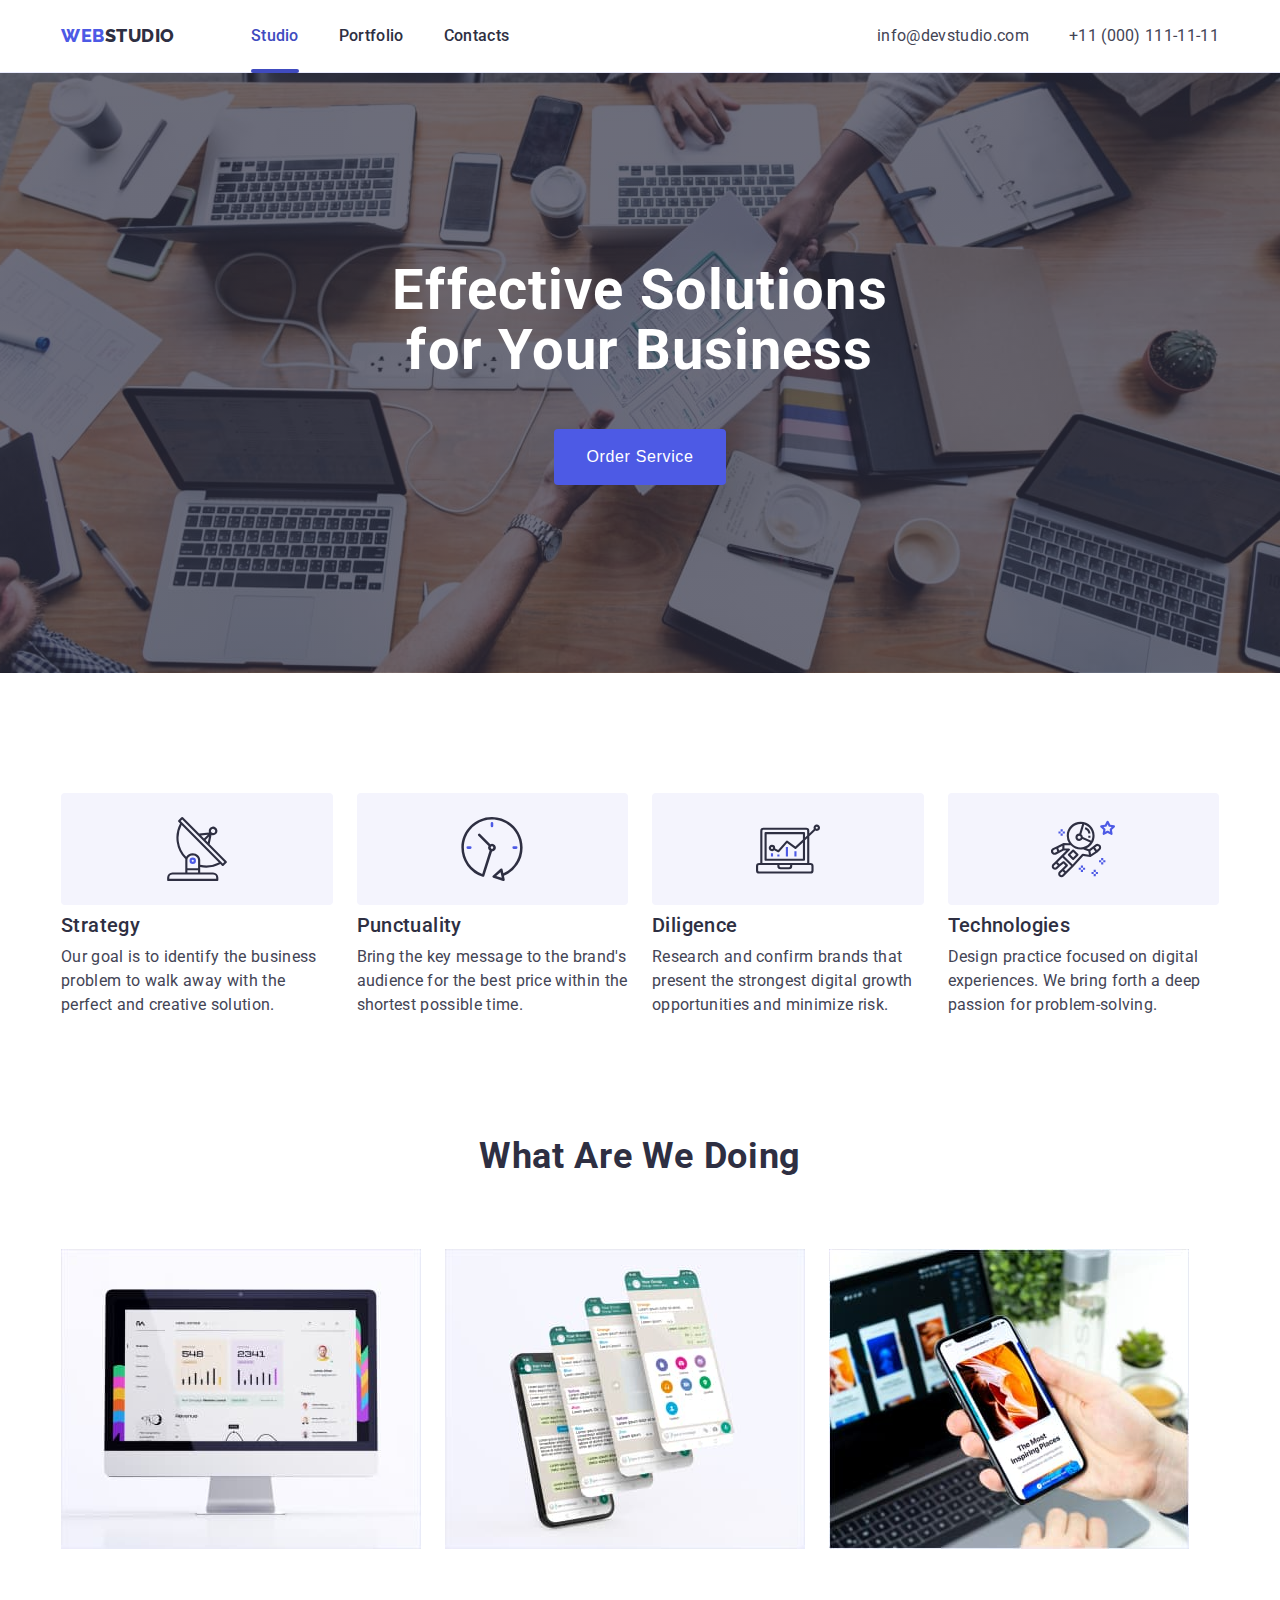
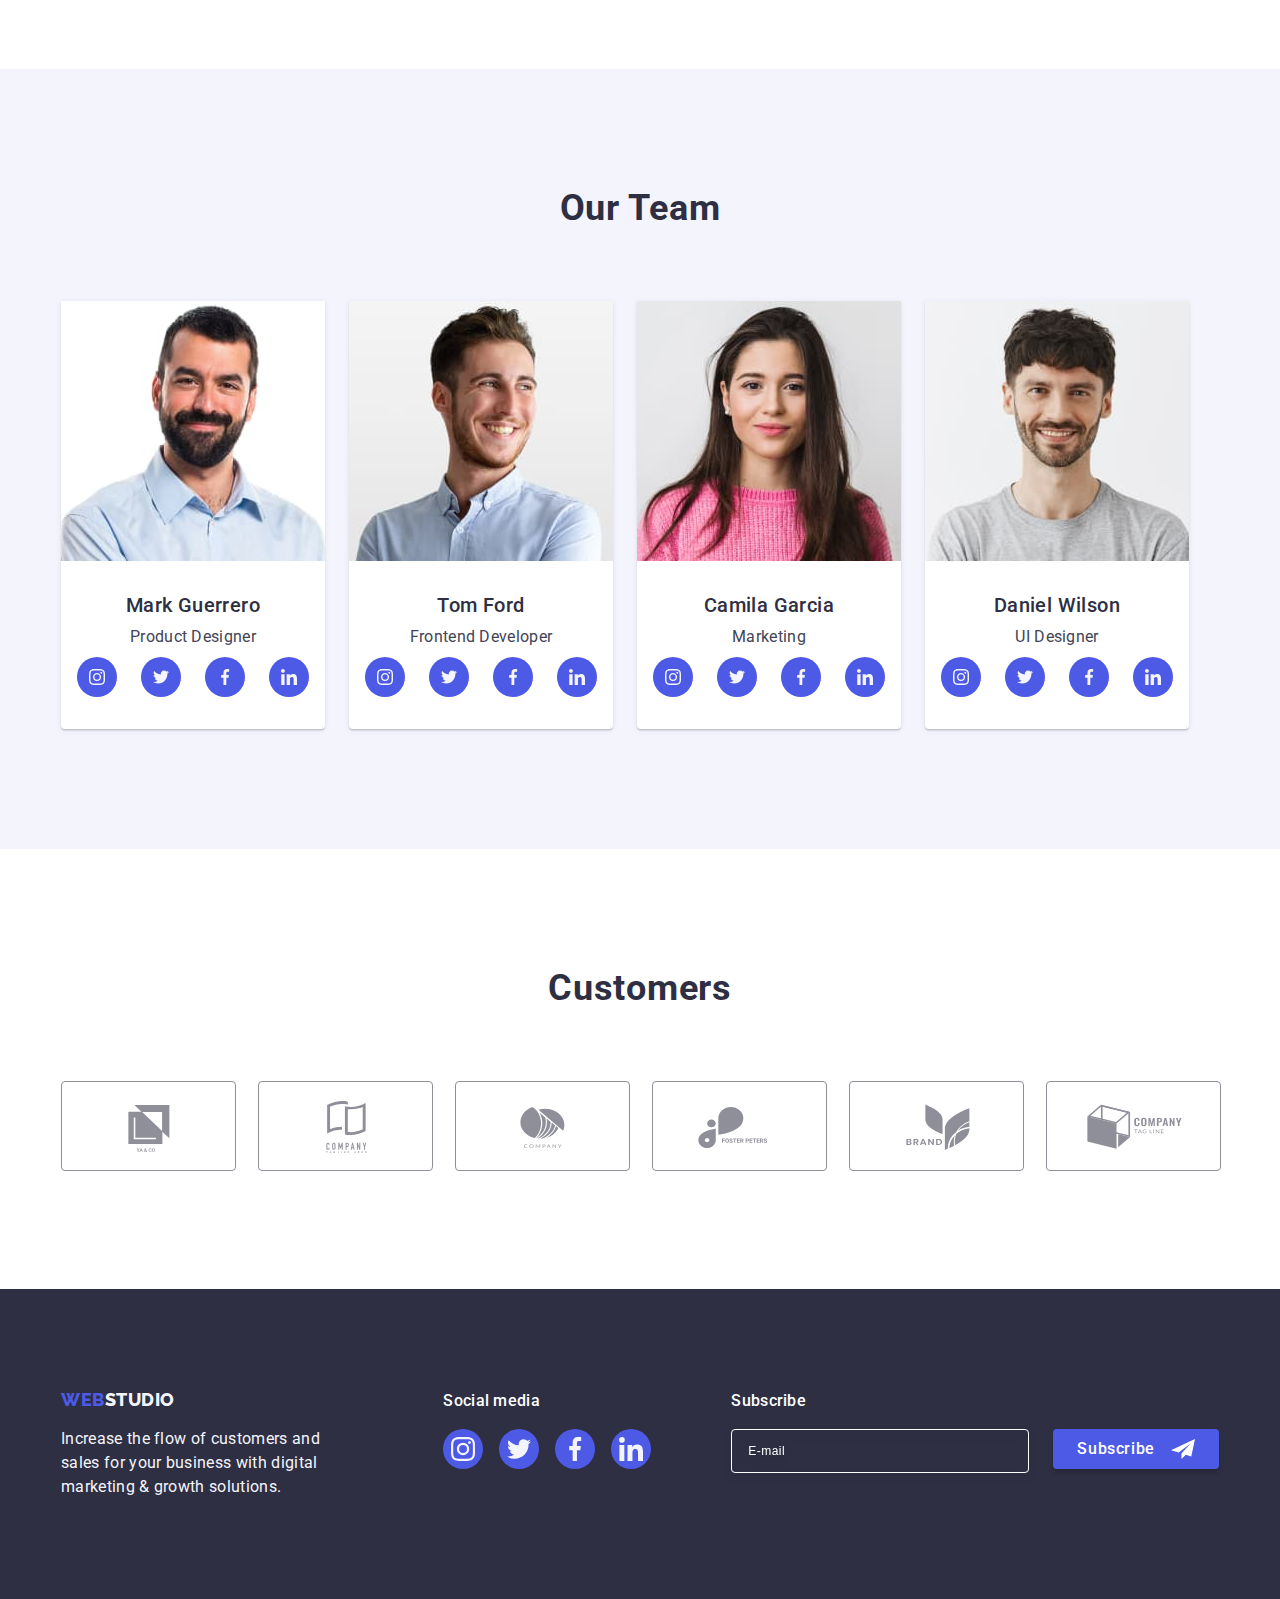
<file: index.html>
<!DOCTYPE html>
<html lang="en">
<head>
    <meta charset="UTF-8">
    <meta name="viewport" content="width=device-width, initial-scale=1.0">
    <link rel="stylesheet" href="https://cdnjs.cloudflare.com/ajax/libs/modern-normalize/2.0.0/modern-normalize.min.css" integrity="sha512-4xo8blKMVCiXpTaLzQSLSw3KFOVPWhm/TRtuPVc4WG6kUgjH6J03IBuG7JZPkcWMxJ5huwaBpOpnwYElP/m6wg==" crossorigin="anonymous" referrerpolicy="no-referrer" />
    <link rel="preconnect" href="https://fonts.googleapis.com">
   <link rel="preconnect" href="https://fonts.gstatic.com" crossorigin>
   <link href="https://fonts.googleapis.com/css2?family=Raleway:wght@800&family=Roboto:wght@400;500;700;900&display=swap" rel="stylesheet">
   <link rel="stylesheet" href="./css/styles.css">
    <title>WebStudio</title>
 </head>
 <body>

 <header class="header">
    <div class="container header-container">
    <nav class="menu-navigation">
    <a href="./index.html" class="header-logo link">WEB<span class="header-logo-studio link">Studio</span></a>
    
    <ul class="header-menu list">
          <li class="header-menu-item"><a  href="./index.html" class="header-menu link current">Studio
            
          </a></li>
          <li class="header-menu-item"><a  href="./portfolio.html" class="header-menu link ">Portfolio</a></li>
          <li class="header-menu-item"><a  href="" class="header-menu link ">Contacts</a></li>
        </ul>
    </nav>
    <address class="address">
        <ul class="header-address list">
        <li class="header-address-item"><a href="mailto:info@devstudio.com" class="header-address link">info@devstudio.com</a></li>
        <li class="header-address-item"><a href="tel:+110001111111" class="header-address link">+11 (000) 111-11-11</a></li>
        </ul>
    </address>
    </div>
 </header>
 <main>
<section class="main-section">
    <div class="container">
 <h1 class="main-title">Effective Solutions
for Your Business</h1>
<button class="one-button" type="button" data-modal-open>Order Service</button>
</div>
</section>
<section class="advantages-section">
    <div class="container">
    <h2 class="visually-hidden">Advantages</h2>
<ul class="advatanges list">
    <li class="advatanges-list-section">
        <div class="advantages-icon">
        <svg class="advntages-list-icon" width="64" height="64">
            <use href="./images/icons.svg#icon-antenna"></use>
            
        </svg>
        </div>
        
<h3 class="advantages-title">Strategy</h3>
<p class="advatanges-text">Our goal is to identify the business
problem to walk away with the perfect and creative solution.</p></li>
<li class="advatanges-list-section">
    <div class="advantages-icon">
        <svg class="advntages-list-icon" width="64" height="64">
            <use href="./images/icons.svg#icon-clock"></use>
            
        </svg>
        </div>
<h3 class="advantages-title">Punctuality</h3>
<p class="advatanges-text">Bring the key message to the brand's audience for the best price within the shortest possible time.</p>
</li>
<li class="advatanges-list-section">
    <div class="advantages-icon">
        <svg class="advntages-list-icon" width="64" height="64">
            <use href="./images/icons.svg#icon-diagram"></use>
            
        </svg>
        </div>
<h3 class="advantages-title">Diligence</h3>
<p class="advatanges-text">Research and confirm brands that present the strongest digital growth opportunities and minimize risk.</p>
</li>
<li class="advatanges-list-section">
    <div class="advantages-icon">
        <svg class="advntages-list-icon" width="64" height="64">
            <use href="./images/icons.svg#icon-astronaut"></use>
            
        </svg>
        </div>
<h3 class="advantages-title">Technologies</h3>
<p class="advatanges-text">Design practice focused on digital experiences. We bring forth a deep passion for problem-solving.</p>
</li>
</ul>
</div>
</section>
    <section class="activity-section">
        <div class="container">
        <h2 class="section-title">What Are We Doing</h2>
        <ul class="section-item list">
            <li class="section-images-list"><img src="./images/img-1.jpg" 
                 alt="Site"
                 width="360"
                 height="300">
                 </li>
            <li class="section-images-list"><img src="./images/img-2.jpg" 
                alt="Chat"
                width="360"
                 height="300"></li>
            <li class="section-images-list"><img src="./images/img-3.jpg"
                 alt="Mobile program"
                 width="360"
                 height="300"></li>
        </ul>
        </div>
    </section>
    <section class="team-section">
    <div class="container">
        <h2 class="team-title">Our Team</h2>
        <ul class="team-list list">
            <li class="team-list-section">
                <img src="./images/img-team-1.jpg" 
                alt="Product Designer"
                width="264"
                 height="260">
                 <div class="team-card-content ">
                <h3 class="team-subtitle">Mark Guerrero</h3>
                <p class="team-text">Product Designer</p>
                
                <ul class="social-list list">
                    
                    <li class="social-item">
                        <a class="social-link link" href="http://www.instagram.com" target="_blank">
                        <svg class="social-icon"  width="16" height="16">
                            <use href="./images/icons.svg#icon-instagram" > </use>
                        </svg>
                        </a>
                    </li>
                    <li class="social-item">
                        <a class="social-link link" href="http://www.twitter.com" target="_blank">
                        <svg class="social-icon"  width="16" height="16">
                            <use  href="./images/icons.svg#icon-twitter" > </use>
                        </svg>
                        </a>
                    </li>
                    <li class="social-item">
                        <a class="social-link link" href="http://www.facebook.com" target="_blank">
                        <svg class="social-icon"  width="16" height="16">
                            <use  href="./images/icons.svg#icon-facebook" > </use>
                        </svg>
                        </a>
                    </li>
                    <li class="social-item">
                        <a class="social-link link" href="http://www.linkedin.com" target="_blank">
                        <svg class="social-icon"  width="16" height="16">
                            <use  href="./images/icons.svg#icon-linkedin"> </use>
                        </svg>
                        </a>
                    </li>
                    
                </ul>
                
                 </div>
            </li>
            <li class="team-list-section">
                <img src="./images/img-team-2.jpg"
                 alt="Frontend Developer"
                  width="264"
                 height="260">
                 <div class="team-card-content ">
                <h3 class="team-subtitle">Tom Ford</h3>
                <p class="team-text">Frontend Developer</p>
                <ul class="social-list list">
                    
                    <li class="social-item">
                        <a class="social-link link" href="http://www.instagram.com" target="_blank">
                        <svg class="social-icon"  width="16" height="16">
                            <use href="./images/icons.svg#icon-instagram" > </use>
                        </svg>
                        </a>
                    </li>
                    <li class="social-item">
                        <a class="social-link link" href="http://www.twitter.com" target="_blank">
                        <svg class="social-icon"  width="16" height="16">
                            <use  href="./images/icons.svg#icon-twitter" > </use>
                        </svg>
                        </a>
                    </li>
                    <li class="social-item">
                        <a class="social-link link" href="http://www.facebook.com" target="_blank">
                        <svg class="social-icon"  width="16" height="16">
                            <use  href="./images/icons.svg#icon-facebook" > </use>
                        </svg>
                        </a>
                    </li>
                    <li class="social-item">
                        <a class="social-link link" href="http://www.linkedin.com" target="_blank">
                        <svg class="social-icon"  width="16" height="16">
                            <use  href="./images/icons.svg#icon-linkedin"> </use>
                        </svg>
                        </a>
                    </li>
                    
                </ul>
                </div>
            </li>
            <li class="team-list-section"><img src="./images/img-team-3.jpg"
                alt="Marketing"
                 width="264"
                 height="260">
                 <div class="team-card-content ">
                <h3 class="team-subtitle">Camila Garcia</h3>
                <p class="team-text">Marketing</p>
                <ul class="social-list list">
                    
                    <li class="social-item">
                        <a class="social-link link" href="http://www.instagram.com" target="_blank">
                        <svg class="social-icon"  width="16" height="16">
                            <use href="./images/icons.svg#icon-instagram" > </use>
                        </svg>
                        </a>
                    </li>
                    <li class="social-item">
                        <a class="social-link link" href="http://www.twitter.com" target="_blank">
                        <svg class="social-icon"  width="16" height="16">
                            <use  href="./images/icons.svg#icon-twitter" > </use>
                        </svg>
                        </a>
                    </li>
                    <li class="social-item">
                        <a class="social-link link" href="http://www.facebook.com" target="_blank">
                        <svg class="social-icon"  width="16" height="16">
                            <use  href="./images/icons.svg#icon-facebook" > </use>
                        </svg>
                        </a>
                    </li>
                    <li class="social-item">
                        <a class="social-link link" href="http://www.linkedin.com" target="_blank">
                        <svg class="social-icon"  width="16" height="16">
                            <use  href="./images/icons.svg#icon-linkedin"> </use>
                        </svg>
                        </a>
                    </li>
                    
                </ul>
                </div>
            </li>
            <li class="team-list-section">
                <img src="./images/img-team-4.jpg"
                 alt="UI Designer"
                  width="264"
                 height="260">
                <div class="team-card-content ">
                  <h3 class="team-subtitle">Daniel Wilson</h3>
                  <p class="team-text">UI Designer</p>
                  <ul class="social-list list">
                    
                    <li class="social-item">
                        <a class="social-link link" href="http://www.instagram.com" target="_blank">
                        <svg class="social-icon"  width="16" height="16">
                            <use href="./images/icons.svg#icon-instagram" > </use>
                        </svg>
                        </a>
                    </li>
                    <li class="social-item">
                        <a class="social-link link" href="http://www.twitter.com" target="_blank">
                        <svg class="social-icon"  width="16" height="16">
                            <use  href="./images/icons.svg#icon-twitter" > </use>
                        </svg>
                        </a>
                    </li>
                    <li class="social-item">
                        <a class="social-link link" href="http://www.facebook.com" target="_blank">
                        <svg class="social-icon"  width="16" height="16">
                            <use  href="./images/icons.svg#icon-facebook" > </use>
                        </svg>
                        </a>
                    </li>
                    <li class="social-item">
                        <a class="social-link link" href="http://www.linkedin.com" target="_blank">
                        <svg class="social-icon"  width="16" height="16">
                            <use  href="./images/icons.svg#icon-linkedin"> </use>
                        </svg>
                        </a>
                    </li>
                    
                 </ul>
                </div>
            </li>
        </ul>
    </div>
    </section>
    <section class="section-costumers">
        <div class="container">
        <h2 class="title-costumers">Customers</h2>
        <ul class="costumer-list">
            <li class="costumer-item list">
                <a class="costumer-link link" href="./index.html">
                    <svg class="costumer-icon" width="104" height="56">
                        <use href="./images/icons.svg#icon-logo-first"></use>
                    </svg>
                </a>
            </li>
            <li class="costumer-item list">
                <a class="costumer-link link" href="./index.html">
                    <svg class="costumer-icon" width="104" height="56">
                        <use href="./images/icons.svg#icon-logo"></use>
                    </svg>
                </a>
            </li>
            <li class="costumer-item list">
                <a class="costumer-link link" href="./index.html">
                    <svg class="costumer-icon" width="104" height="56">
                        <use href="./images/icons.svg#icon-logo-company"></use>
                    </svg>
                </a>
            </li>
            <li class="costumer-item list">
                <a class="costumer-link link" href="./index.html">
                    <svg class="costumer-icon" width="104" height="56">
                        <use href="./images/icons.svg#icon-logo-foster"></use>
                    </svg>
                </a>
            </li>
            <li class="costumer-item list">
                <a class="costumer-link link" href="./index.html">
                    <svg class="costumer-icon" width="104" height="56">
                        <use href="./images/icons.svg#icon-logo-brand"></use>
                    </svg>
                </a>
            </li>
            <li class="costumer-item list">
                <a class="costumer-link link" href="./index.html">
                    <svg class="costumer-icon" width="104" height="56">
                        <use href="./images/icons.svg#icon-logo-company-tag"></use>
                    </svg>
                </a>
            </li>
        </ul>
        </div>
    </section>
 </main>
<footer class="footer">  
    <div class="container container-footer">
        <div class="footer-left">
     <a href="./index.html" class="footer-logo link">WEB<span class="header-logo-studio-footer link">Studio</span></a>
     <p class="footer-text">Increase the flow of customers and sales for your business with digital marketing & growth solutions.</p>
        </div>
        <div class="footer-right">
          <p class="social-media-footer">Social media</p>
          <ul class="social-links-footer list">
            <li class="social-item-footer">
                <a class="link-footer link" href="http://www.instagram.com/" target="_blank" >
                    <svg class="footer-icon" width="24" height="24">
                        <use href="./images/icons.svg#icon-instagram" > </use>
                    </svg>
                </a>
            </li>
            <li class="social-item-footer">
                <a class="link-footer link" href="http://www.twitter.com/" target="_blank" >
                    <svg class="footer-icon" width="24" height="24">
                        <use  href="./images/icons.svg#icon-twitter" > </use>
                    </svg>
                </a>
            </li>
            <li class="social-item-footer">
                <a class="link-footer link" href="http://facebook.com/" target="_blank" >
                    <svg class="footer-icon" width="24" height="24">
                        <use  href="./images/icons.svg#icon-facebook" > </use>
                    </svg>
                </a>
                
            </li>
            <li class="social-item-footer">
                <a class="link-footer link" href="http://linkedin.com/" target="_blank" >
                    <svg class="footer-icon" width="24" height="24">
                        <use  href="./images/icons.svg#icon-linkedin"> </use>
                    </svg>
                </a>
            </li>
          </ul>
        </div>
        <div class="footer-form-content">
          <p class="footer-title">Subscribe</p>
          <form class="footer-form">
            <label aria-label="footer email input" class="footer-label">
              <input
                type="email"
                class="footer-input"
                name="footer-email"
                placeholder="E-mail"
              />
            </label>
            <button type="submit" class="footer-btn">
              Subscribe
              <svg class="footer-subscribe-icon" width="24" height="24">
                <use href="./images/icons.svg#icon-send"></use>
              </svg>
            </button>
          </form>
        </div>
    </div>
    </footer>
    <div class="backdrop is-hidden" data-modal>
      <div class="modal">
        <button class="close-button-modal" type="button" data-modal-close>
        <svg class="modal-button" width="8" height="8">
            <use href="./images/icons.svg#close-button"></use>
        </svg>
        </button>
        <p class="modal-title">Leave your contacts and we will call you back</p>
        <form class="modal-form">
          <div class="modal-field">
            <label for="user-name" class="modal-label">Name</label>
            <div class="modal-input-wrap">
              <input
                type="text"
                class="modal-input"
                name="user-name"
                id="user-name"
              />
              <svg class="modal-icon" width="18" height="24">
                <use href="./images/icons.svg#icon-person"></use>
              </svg>
            </div>
          </div>
          <div class="modal-field">
            <label for="user-tel" class="modal-label">Phone</label>
            <div class="modal-input-wrap">
              <input
                type="tel"
                class="modal-input"
                name="user-tel"
                id="user-tel"
              />
              <svg class="modal-icon" width="18" height="24">
                <use href="./images/icons.svg#icon-phone"></use>
              </svg>
            </div>
          </div>
          <div class="modal-field">
            <label for="user-email" class="modal-label">Email</label>
            <div class="modal-input-wrap">
              <input
                type="email"
                class="modal-input"
                name="user-email"
                id="user-email"
              />
              <svg class="modal-icon" width="18" height="24">
                <use href="./images/icons.svg#icon-email"></use>
              </svg>
            </div>
          </div>
          <div class="modal-field-comment">
            <label for="user-comment" class="modal-label">Comment</label>
            <textarea
              class="modal-comment"
              name="user-comment"
              id="user-comment"
              placeholder="Text input"
            ></textarea>
          </div>
          <div class="modal-field-privacy">
            <input
              type="checkbox"
              name="user-privacy"
              id="user-privacy"
              class="modal-check visually-hidden"
              value="true"
            />
            <label for="user-privacy" class="modal-check-text">
              <span class="modal-check-decoration">
                <svg class="modal-check-icon" width="10" height="8">
                  <use href="./images/icons.svg#icon-checkbox"></use>
                </svg>
              </span>
              I accept the terms and conditions of the
              <a href="" class="modal-check-link">Privacy Policy</a>
            </label>
          </div>
          <button type="submit" class="modal-button-send">Send</button>
        </form>
      </div>
    </div>
    <script src="./js/modal.js"></script>
</body>
</html>
</file>
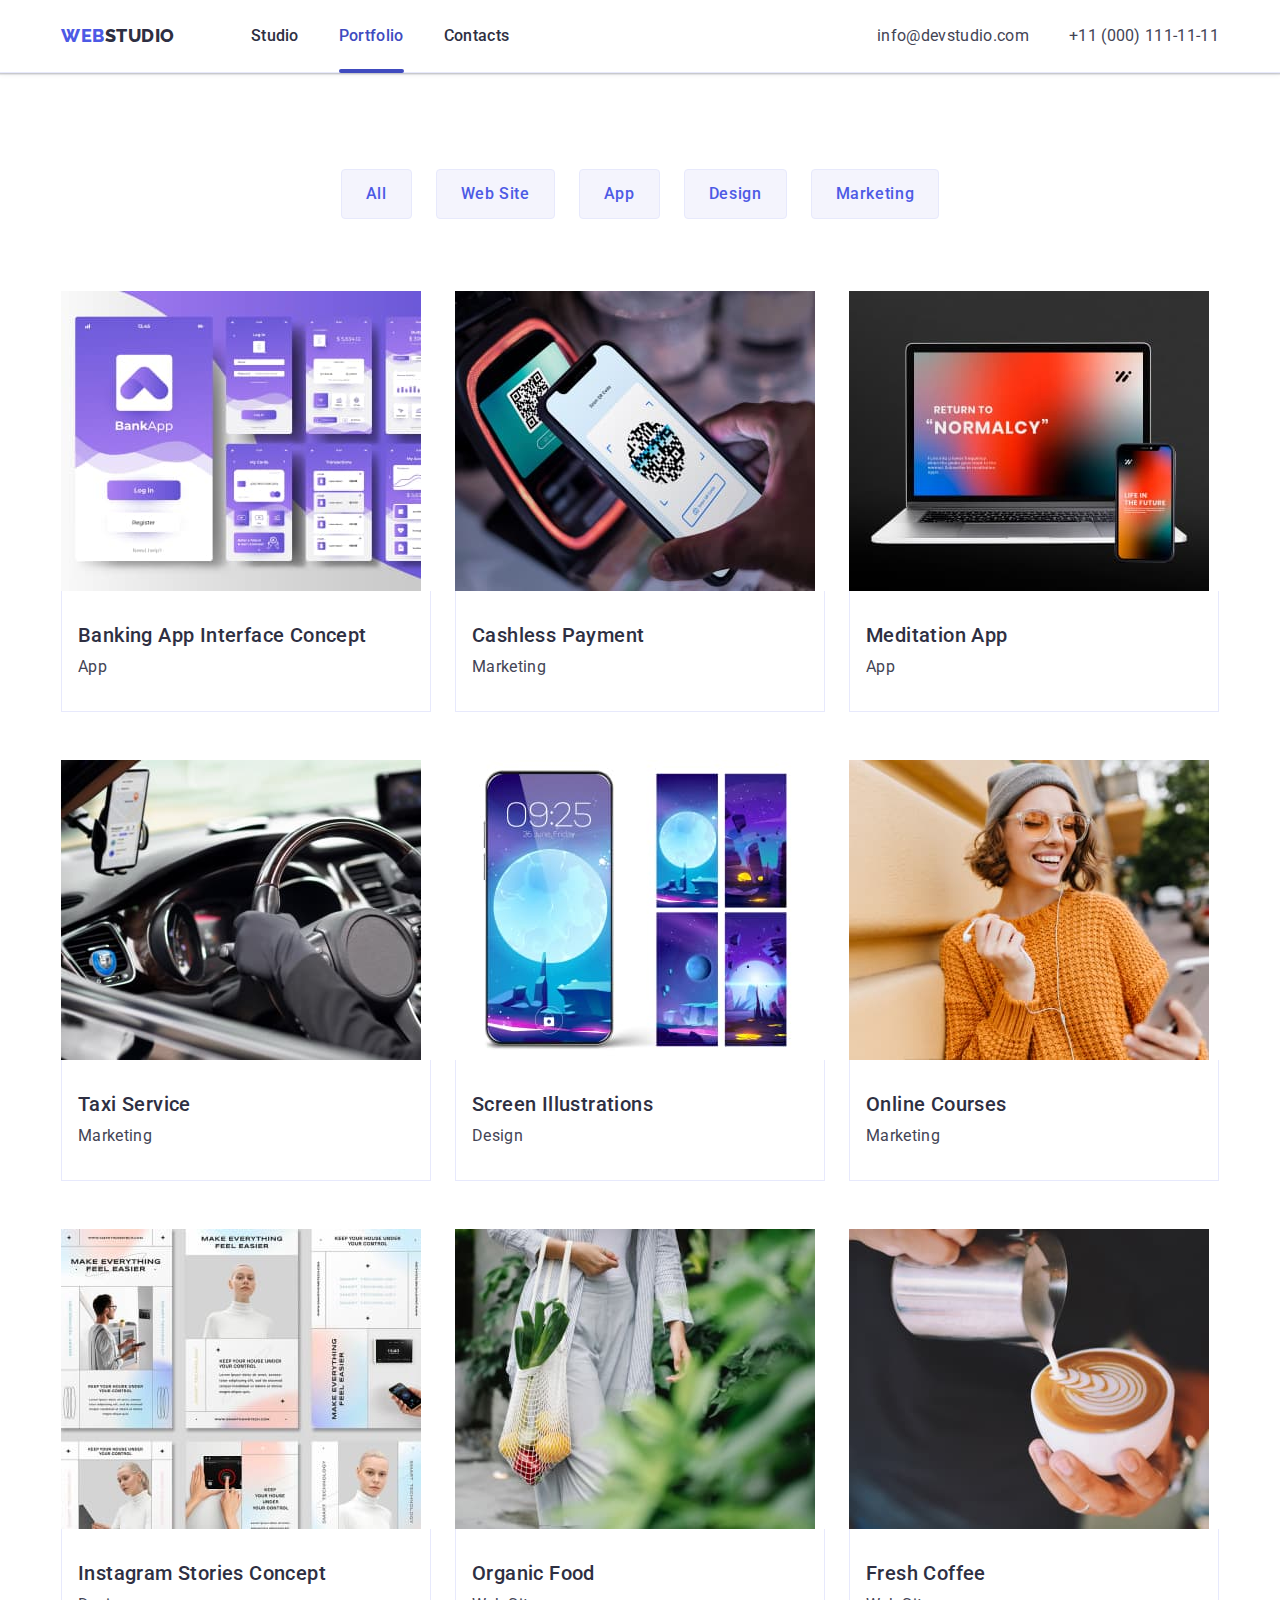
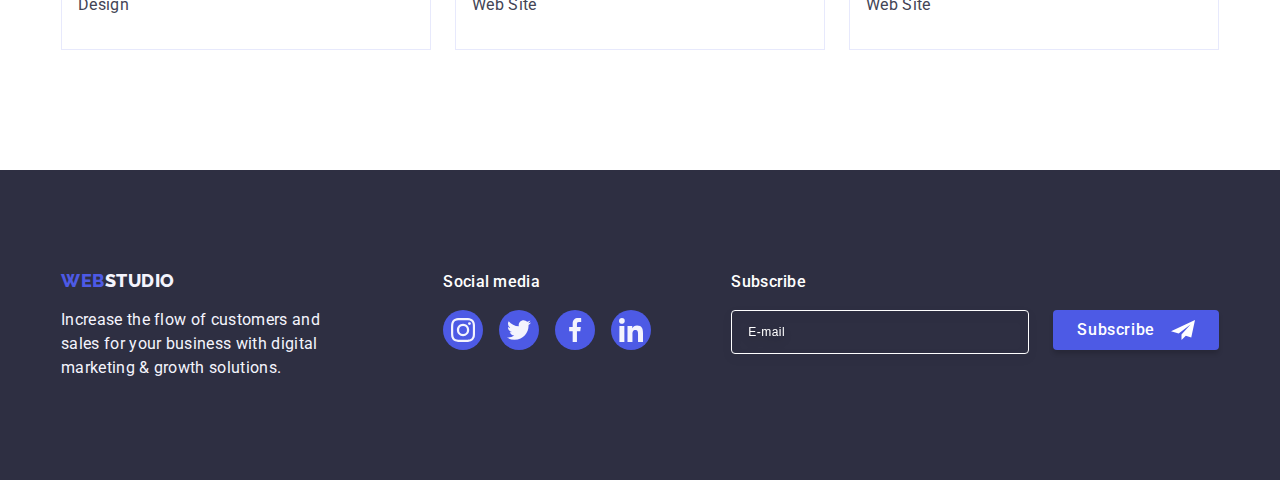
<file: portfolio.html>
<!DOCTYPE html>
<html lang="en">
<head>
    <meta charset="UTF-8">
    <meta name="viewport" content="width=device-width, initial-scale=1.0">
    <title>WebStudio</title>
    <link rel="stylesheet" href="https://cdnjs.cloudflare.com/ajax/libs/modern-normalize/2.0.0/modern-normalize.min.css" integrity="sha512-4xo8blKMVCiXpTaLzQSLSw3KFOVPWhm/TRtuPVc4WG6kUgjH6J03IBuG7JZPkcWMxJ5huwaBpOpnwYElP/m6wg==" crossorigin="anonymous" referrerpolicy="no-referrer" />
    <link rel="preconnect" href="https://fonts.googleapis.com">
   <link rel="preconnect" href="https://fonts.gstatic.com" crossorigin>
   <link href="https://fonts.googleapis.com/css2?family=Raleway:wght@800&family=Roboto:wght@400;500;700;900&display=swap" rel="stylesheet">
   <link rel="stylesheet" href="./css/styles.css">

 </head>
<body>
    <header class="header">
    <div class="container header-container">
    <nav class="menu-navigation">
    <a href="./index.html" class="header-logo link">WEB<span class="header-logo-studio link">Studio</span></a>
    
    <ul class="header-menu list">
          <li class="header-menu-item"><a href="./index.html" class="header-menu link ">Studio</a></li>
          <li class="header-menu-item"><a  href="./portfolio.html" class="header-menu link current  ">Portfolio</a></li>
          <li class="header-menu-item"><a  href="" class="header-menu link ">Contacts</a></li>
        </ul>
    </nav>
    <address class="address">
        <ul class="header-address list">
        <li class="header-address-item"><a href="mailto:info@devstudio.com" class="header-address link">info@devstudio.com</a></li>
        <li class="header-address-item"><a href="tel:+110001111111" class="header-address link">+11 (000) 111-11-11</a></li>
        </ul>
    </address>
    </div>
 </header>
    <main>
        <section class="portfolio-section">
            <div class="container">    <h1 class="visually-hidden">buttons</h1>
        <ul class="section-button-list list">
            <li class="button-item"><button class="button-all" type="button">All</button></li>
            <li class="button-item"><button class="button-all" type="button">Web Site</button></li>
            <li class="button-item"><button class="button-all" type="button">App</button></li>
            <li class="button-item"><button class="button-all" type="button">Design</button></li>
            <li class="button-item"><button class="button-all" type="button">Marketing</button></li>
        </ul>  
          
            <ul class="portfolio-list list">
                <li class="portfolio-section-item">
                    
                    <a class="portfolio-section-link link" href="">
                        <div class="portfolio-wrap">
                    <img src="./images/img-banking.jpg" 
                    alt="Banking"
                    width="360"
                    height="300">
                    <p class="text-overlay">
                        14 Stylish and User-Friendly App Design Concepts · Task Manager App · Calorie Tracker App · Exotic Fruit Ecommerce App · Cloud Storage App
                    </p>
                    </div> 
                    <div class="portfolio-section-text">
                    <h2 class="section-picture-title">Banking App Interface Concept</h2>
                    <p class="section-picture-text">App</p>
                    </div>
                    </a>
                </li>
                <li class="portfolio-section-item">
                    
                    <a class="portfolio-section-link link" href="">
                        <div class="portfolio-wrap">
                    <img src="./images/img-cashless.jpg"
                     alt="Cashless"
                     width="360"
                     height="300">
                     <p class="text-overlay">
                        14 Stylish and User-Friendly App Design Concepts · Task Manager App · Calorie Tracker App · Exotic Fruit Ecommerce App · Cloud Storage App
                     </p>
                     </div>
                     <div class="portfolio-section-text">
                     <h2 class="section-picture-title">Cashless Payment</h2>
                    <p class="section-picture-text">Marketing</p>
                    </div>
                    </a>
                </li>
                <li class="portfolio-section-item">
                    
                    <a class="portfolio-section-link link" href="">
                        <div class="portfolio-wrap">
                <img src="./images/img-meditation.jpg" 
                    alt="Meditation"
                    width="360"
                    height="300">
                    <p class="text-overlay">14 Stylish and User-Friendly App Design Concepts · Task Manager App · Calorie Tracker App · Exotic Fruit Ecommerce App · Cloud Storage App

                    </p>

                   
                    </div>
                    <div class="portfolio-section-text">
                    <h2 class="section-picture-title">Meditation App</h2>
                    <p class="section-picture-text">App</p>
                    </div>
                    </a>
                </li>
                <li class="portfolio-section-item">
                    
                    <a class="portfolio-section-link link" href="">
                        <div class="portfolio-wrap">
                <img src="./images/img-taxi.jpg" 
                    alt="Taxi"
                    width="360"
                    height="300">
                    <p class="text-overlay">
                        14 Stylish and User-Friendly App Design Concepts · Task Manager App · Calorie Tracker App · Exotic Fruit Ecommerce App · Cloud Storage App
                    </p>
                    </div>
                    <div class="portfolio-section-text">
                    <h2 class="section-picture-title">Taxi Service</h2>
                    <p class="section-picture-text">Marketing</p>
                    </div>
                    </a>
                </li>
                <li class="portfolio-section-item">
                    
                    <a class="portfolio-section-link link" href="">
                        <div class="portfolio-wrap">
               <img src="./images/img-screen.jpg" 
                    alt="Screen"
                    width="360"
                    height="300">
                    <p class="text-overlay">
                        14 Stylish and User-Friendly App Design Concepts · Task Manager App · Calorie Tracker App · Exotic Fruit Ecommerce App · Cloud Storage App
                    </p>
                    </div>
                    <div class="portfolio-section-text">
                    <h2 class="section-picture-title" >Screen Illustrations</h2>
                    <p class="section-picture-text">Design</p>
                    </div>
                    </a>
                </li>
                <li class="portfolio-section-item">
                    
                    <a class="portfolio-section-link link" href="">
                        <div class="portfolio-wrap">
                <img src="./images/img-online.jpg" 
                    alt="Online"
                    width="360"
                    height="300">
                    <p class="text-overlay">
                        14 Stylish and User-Friendly App Design Concepts · Task Manager App · Calorie Tracker App · Exotic Fruit Ecommerce App · Cloud Storage App
                    </p>
                    </div>
                    <div class="portfolio-section-text">
                    <h2 class="section-picture-title">Online Courses</h2>
                    <p class="section-picture-text">Marketing</p>
                    </div>
                    </a>
                </li>
                <li class="portfolio-section-item">
                    
                    <a class="portfolio-section-link link" href="">
                        <div class="portfolio-wrap">
                <img src="./images/img-instagram.jpg" 
                    alt="Instagram"
                    width="360"
                    height="300">
                    <p class="text-overlay">
                        14 Stylish and User-Friendly App Design Concepts · Task Manager App · Calorie Tracker App · Exotic Fruit Ecommerce App · Cloud Storage App
                    </p>
                    </div>
                    <div class="portfolio-section-text">
                    <h2 class="section-picture-title">Instagram Stories Concept</h2>
                    <p class="section-picture-text">Design</p>
                    </div>
                    </a>
                </li>
                <li class="portfolio-section-item">
                    
                    <a class="portfolio-section-link link" href="">
                        <div class="portfolio-wrap">
                <img src="./images/img-organic.jpg" 
                    alt="Organic"
                    width="360"
                    height="300">
                    <p class="text-overlay">
                        14 Stylish and User-Friendly App Design Concepts · Task Manager App · Calorie Tracker App · Exotic Fruit Ecommerce App · Cloud Storage App
                    </p>
                    </div>
                    <div class="portfolio-section-text">
                    <h2 class="section-picture-title">Organic Food</h2>
                    <p class="section-picture-text">Web Site</p>
                    </div>
                    </a>
                </li>
                <li class="portfolio-section-item">
                    
                    <a class="portfolio-section-link link" href="">
                        <div class="portfolio-wrap">
                <img src="./images/img-coffe.jpg" 
                    alt="Coffe"
                    width="360"
                    height="300">
                    <p class="text-overlay">
                        14 Stylish and User-Friendly App Design Concepts · Task Manager App · Calorie Tracker App · Exotic Fruit Ecommerce App · Cloud Storage App
                    </p>
                    </div>
                    <div class="portfolio-section-text">
                    <h2 class="section-picture-title">Fresh Coffee</h2>
                    <p class="section-picture-text">Web Site</p>
                    </div>
                    </a>
                </li>
                
             </ul>
            </div>
       </section>  
    </main>
   <footer class="footer">  
    <div class="container container-footer">
        <div class="footer-left">
     <a href="./index.html" class="footer-logo link">WEB<span class="header-logo-studio-footer link">Studio</span></a>
     <p class="footer-text">Increase the flow of customers and sales for your business with digital marketing & growth solutions.</p>
        </div>
        <div class="footer-right">
          <p class="social-media-footer">Social media</p>
          <ul class="social-links-footer list">
            <li class="social-item-footer">
                <a class="link-footer link" href="http://www.instagram.com/" target="_blank" >
                    <svg class="footer-icon" width="24" height="24">
                        <use href="./images/icons.svg#icon-instagram" > </use>
                    </svg>
                </a>
            </li>
            <li class="social-item-footer">
                <a class="link-footer link" href="http://www.twitter.com/" target="_blank" >
                    <svg class="footer-icon" width="24" height="24">
                        <use  href="./images/icons.svg#icon-twitter" > </use>
                    </svg>
                </a>
            </li>
            <li class="social-item-footer">
                <a class="link-footer link" href="http://facebook.com/" target="_blank" >
                    <svg class="footer-icon" width="24" height="24">
                        <use  href="./images/icons.svg#icon-facebook" > </use>
                    </svg>
                </a>
                
            </li>
            <li class="social-item-footer">
                <a class="link-footer link" href="http://linkedin.com/" target="_blank" >
                    <svg class="footer-icon" width="24" height="24">
                        <use  href="./images/icons.svg#icon-linkedin"> </use>
                    </svg>
                </a>
            </li>
          </ul>
        </div>
        <div class="footer-form-content">
          <p class="footer-title">Subscribe</p>
          <form class="footer-form">
            <label aria-label="footer email input" class="footer-label">
              <input
                type="email"
                class="footer-input"
                name="footer-email"
                placeholder="E-mail"
              />
            </label>
            <button type="submit" class="footer-btn">
              Subscribe
              <svg class="footer-subscribe-icon" width="24" height="24">
                <use href="./images/icons.svg#icon-send"></use>
              </svg>
            </button>
          </form>
        </div>
    </div>
    </footer>
</body>
</html>
</file>
<file: css/styles.css>
:root{
    --primary-font: "Roboto", sans-serif; --logo-font: 'Raleway', sans-serif;
    --slate:#434455; --navyblue: #2E2F42; --white:#FFFFFF; --iris: #4D5AE5;
    --cloud: #F4F4FD; --ocean: #404BBF; --cornflower: #E7E9FC; --lightslate-color: #8E8F99; --green: #31D0AA;
    --dairy-color:#FCFCFC; --footer-social-title-shadow: 0px 4px 4px 0px rgba(0, 0, 0, 0.25);
}
body{
font-family: "Roboto", sans-serif;
color: #434455;
background-color: #FFFFFF;
display: block;
margin: 0;
}
p,h1,h2,h3,h4,h5,h6{
    margin-top: 0;
    margin-bottom: 0;
}
ul,ol{
    padding-left: 0;
    margin-top: 0;
    margin-bottom: 0;
}
img{
    display: block;
}
footer{
    display: block;
}
.footer-logo.link{
     font-family:"Raleway", sans-serif;
 font-size: 18px;
 line-height: 1.17;
 font-weight: 800;
 letter-spacing: 0.03em;
 text-align: left;
 color: #4D5AE5;
 text-decoration: none;
 text-transform: uppercase;
 margin-top: 0;
    margin-bottom: 16px;
    display: inline-block;
}
.container{
    max-width: 1158px;
    padding-left: 15px;
    padding-right: 15px;
    margin: 0 auto;
    
}
.header-container{
    display: flex;
    align-items: center;
    
}
.header{
    border-bottom: 1px solid #e7e9fc;
    box-shadow: 0px 2px 1px rgba(46, 47, 66, 0.08), 0px 1px 1px rgba(46, 47, 66, 0.16), 0px 1px 6px rgba(46, 47, 66, 0.08);;
}
.header.container{
    display: flex;
    justify-content: space-between;
}
.list{
    padding-left: 0;
    margin-top: 0;
    margin-bottom: 0;
    list-style: none;
}
.header-logo.link{
    font-family:"Raleway", sans-serif;
 font-size: 18px;
 line-height: 1.17;
 font-weight: 800;
 letter-spacing: 0.03em;
 text-align: left;
 color: #4D5AE5;
 text-decoration: none;
 text-transform: uppercase;
 padding-top: 24px;
  padding-bottom: 24px;
 margin-right: 76px;
 margin-top: 0;
    margin-bottom: 0;
    display: inline-block;
   
}
.header-menu-link.link{
    text-transform: uppercase;
}
.header-logo-studio.link{
    font-family: Raleway;
 font-size: 18px;
 font-weight: 800;
 line-height: 1.16;
 letter-spacing: 0.03em;
 text-align: left;
 color: #2E2F42;
  text-decoration: none;
}
.header-menu-item{
    transition: color 250ms cubic-bezier(0.4, 0, 0.2, 1);
}
.header-menu.link{
font-family: Roboto;
font-size: 16px;
font-weight: 500;
line-height: 1.5;
letter-spacing: 0.02em;
text-align: left;
color: #2E2F42;
text-decoration: none;
display: block;
padding-top: 24px;
  padding-bottom: 24px;
  position: relative;
  color: #2E2F42;
  transition: color 250ms cubic-bezier(0.4, 0, 0.2, 1);
}

.header.link{
    padding: 24px,0;
}
.header-menu.link:hover{
    color: #404BBF;
}
.header-menu.link:focus{
    color:#404BBF;
}
.header-menu.list{
    list-style: none;
    display: flex;
    align-items: center;
    gap: 40px;
    
}
.header-address.link{
font-family: Roboto;
font-size: 16px;
line-height: 1.5;
letter-spacing: 0.02em;
text-align: left;
color: #434455;
text-decoration: none;
display: block;
padding: 24px 0 24px;
}
.menu-navigation{
    display: flex;
    align-items: center;
}
.header-address.link:hover{
    color:#404BBF ;
}
.header-address.link:focus{
    color: #404BBF;
}
.address{
     font-style: normal;
     margin-left: auto;
}
.header-address.list{
    list-style: none;
    display: flex;
    align-items: center;
    gap: 40px;
    
}
.header-address{
    transition:  color 250ms cubic-bezier(0.4, 0, 0.2, 1);;
}
.header-logo-studio-footer.link{
     font-family: Raleway;
 font-size: 18px;
 line-height: 1.16;
 letter-spacing: 0.03em;
 text-align: left;
 color: #F4F4FD;
  text-decoration: none;
}
.current.header-menu{
    position: relative;
    color: #404BBF;
}

.current::after {
    display: block;
    position: absolute;
    width: 100%;
    height: 4px;
    bottom: -1px;
    border-radius: 2px;
    background-color: #404BBF;
    content: "";
}
.main-section{
 padding: 188px 0;
 background:#2E2F42;
 background-image: linear-gradient(rgba(46, 47, 66, 0.70),rgba(46, 47, 66, 0.70)), url(../images/people-office.jpg);
 background-repeat: no-repeat;
 background-position: center;
 background-size: cover;
 max-width: 1440px;
 margin: 0 auto;
}

.main-title{
    font-size: 56px;
    font-weight: 700;
    line-height: 1.07;
    letter-spacing: 1.12px;
    text-align: center;
    max-width: 496px;
    margin: 0 auto 48px auto;
    color: #ffffff;
   
}

.one-button{
 color: var(--white);
    min-width: 169px;
    height: 56px;
    border: none;
    display: block;
    background-color: var(--iris);
    border-radius: 4px;
    padding: 16px 32px;
    margin: 48px auto 0;
    color: #FFFFFF;
    font-size: 16px;
    font-weight: 500;
    line-height: 1.5;
    letter-spacing: 0.04em;
    cursor: pointer;
    transition: background-color 250ms cubic-bezier(0.4, 0, 0.2, 1);

}
.one-button:hover{
    background-color: #404BBF;
}
.one-button:focus{
 background-color: #404BBF;
}

.advantages-section{
    padding: 120px 0;
    
}
.advantages-title{
font-family: Roboto;
font-weight: 500;
font-size: 20px;
line-height: 1.2;
letter-spacing: 0.02em;
text-align: left;
color: #2E2F42;
margin-bottom: 8px;

}
.advatanges-text{
font-family: Roboto;
font-size: 16px;
line-height: 1.5;
letter-spacing: 0.02em;
text-align: left;
color: #434455;

}
.advatanges.list{
    list-style: none;
    display: flex;
    gap: 24px;
}
.advantages-icon{
    display: flex;
    align-items: center;
    justify-content: center;
    height: 112px;
    border-radius: 4px;
    background-color: var(--cloud);
    margin-bottom: 8px;
}
.advatanges-list-section{
    flex-basis: calc((100% - 72px) / 4);
}
.section-text{
font-family: Roboto;
font-size: 36px;
line-height: 1.11;
letter-spacing: 0.02em;
text-align: center;
color: #2E2F42;

}
.section-title{
    font-size: 36px;
    line-height: 1.11;
    text-align: center;
    letter-spacing: 0.02em;
    text-transform: capitalize;
    color: #2E2F42;
    text-align: center;
    margin-bottom: 72px
}
.section-item.list{
    list-style: none;
    display: flex;
    gap: 24px;
}
.activity-section{
    padding-bottom: 120px;
}
.team-section{
    background-color: #F4F4FD;
 padding: 120px 0;
}
.team-title{
font-family: Roboto;
font-size: 36px;
line-height: 1.11;
letter-spacing: 0.02em;
text-align: center;
text-transform: capitalize;
color:#2E2F42;
background-color: #F4F4FD;
text-align: center;
 margin-bottom: 72px;

}
.team-subtitle{
font-family: Roboto;
font-size: 20px;
font-weight: 500;
line-height: 1.2;
letter-spacing: 0.02em;
text-align: center;
color: #2E2F42;
background-color: #FFFFFF;
margin-bottom: 8px;
}
.team-text{
font-family: Roboto;
font-size: 16px;
line-height: 1.5;
letter-spacing: 0.02em;
text-align: center;
color:#434455;

}
.social-list{
    display: flex;
    align-items: center;
    justify-content: center;
    gap: 24px;
    margin-top: 8px;
}
.social-item{
    width: 40px;
    height: 40px;
    transition: background-color 250ms cubic-bezier(0.4, 0, 0.2, 1);

}

.social-link{
width: 40px;
height: 40px;

background-color: var(--iris);
fill: var(--cloud);
border-radius: 50%;
display: flex;
align-items: center;
justify-content: center;
transition: background-color 250ms cubic-bezier(0.4, 0, 0.2, 1);
}
.social-link:hover{
    background-color: var(--ocean);
}
.social-link:focus{
    background-color: var(--ocean);
}
.social-icon{
    fill: var(--cloud);
   
    
}
.team-card-content {
    padding: 32px 0;
    text-align: center;
}
.team-list.list{
    list-style: none;
    display: flex;
    gap: 24px;
}
.team-list-section{
    background-color: #FFFFFF;
    border-radius: 0px 0px 4px 4px;
    box-shadow: 0px 1px 6px rgba(46, 47, 66, 0.08), 0px 1px 1px rgba(46, 47, 66, 0.16), 0px 2px 1px rgba(46, 47, 66, 0.08);
}
.title-costumers{
    color: var(--navyblue, #2E2F42);
 text-align: center;
 font-family: Roboto;
 font-size: 36px;
 font-weight: 700;
 line-height: 1.11; 
 letter-spacing: 0.02em;
 text-transform: capitalize;
 
}
.section-costumers .title-costumers{
    margin-bottom: 72px;
}
.section-costumers{
    padding-top: 120px;
    padding-bottom: 120px;
    padding-right: 0;
    padding-left: 0
}
.costumer-list{
    display: flex;
    gap: 24px;
    text-align: center;
    margin: 0 auto;
}
.costumer-icon{
    transition: fill 250ms cubic-bezier ;
    fill: currentColor;
}
.costumer-item{
    width: calc((100% - 120px) / 6);
    height: 88px;
}


.costumer-link{
    fill: var(--lightslate-color);
}

.costumer-link:hover,
.costumer-link:focus{
    color: #404BBF;
    border-color: #404BBF;
}
.costumer-link{
    display: flex;
    justify-content: center;
    align-items: center;
    color: var(--lightslate-color);
    border: 1px solid var(--lightslate-color);
    border-radius: 4px;
    width: 100%;
    height: 100%;
    
    transition: border-color 250ms cubic-bezier(0.4, 0, 0.2, 1), color 250ms cubic-bezier(0.4, 0, 0.2, 1);
    cursor: pointer;
    
}
.costumer-icon{
    width: 104px;
    height: 56px;
    fill: currentColor;
}
.social-links-footer{
    display: flex;
    gap: 16px;
    margin-top: 16px;
}
.link-footer{
    display: flex;
    fill: var(--cloud);
    background-color: var(--iris);
    border-radius: 50%;
    width: 40px;
    height: 40px;
    justify-content: center;
    align-items: center;
    transition: background-color 250ms cubic-bezier(0.4, 0, 0.2, 1);
}
.link-footer:hover{
      background-color: #31D0AA;
}
.link-footer:focus{
    background-color: #31D0AA;
}
.footer-left{
    margin-right: 120px;
}
.footer{
    background-color: #2E2F42;
    padding: 100px 0;
}
.social-media-footer {
    font-weight: 500;
    
    color: var(--white);
    line-height: 1.5;
    letter-spacing: 0.02em;

}
.container-footer{
    display: flex;
    align-items: baseline;
}
.header-logo-footer{
    color:#F4F4FD;
}
.footer-text{
font-family: Roboto;
font-size: 16px;
line-height: 1.5;
letter-spacing: 0.02em;
text-align: left;
color:#F4F4FD;
max-width: 264px;
}
.footer-title {
  font-size: 16px;
  font-weight: 500;
  line-height: 1.5;
  letter-spacing: 0.02em;
  color: var(--white);
  text-shadow: var(--footer-social-title-shadow);
  margin-bottom: 16px;
  
}
.footer-form {
  display: flex;
  gap: 24px;
  
}
.footer-form-content{
    margin-left: 80px;
}
.footer-input {
  width: 264px;
  height: 40px;
  background-color: transparent;
  border-radius: 4px;
  border: 1px solid var(--white);
  padding-left: 16px;
  padding-right: 16px;
  outline: transparent;
  color: var(--white);
  font-size: 12px;
  line-height: 1.5;
  letter-spacing: 0.04em;
  filter: drop-shadow(0px 4px 4px rgba(0, 0, 0, 0.15));
}

.footer-input::placeholder {
  font-size: 12px;
  line-height: 2;
  letter-spacing: 0.04em;
  color: var(--white);
}

.footer-btn {
  display: flex;
  align-items: center;
  justify-content: center;
  font-family: "Roboto", sans-serif;
  font-size: 16px;
  font-weight: 500;
  line-height: 1.5;
  letter-spacing: 0.04em;
  min-width: 165px;
  height: 40px;
  border: none;
  border-radius: 4px;
  padding: 8px 24px;
  color: var(--white);
  background-color: #4d5ae5;;
  box-shadow:  0px 4px 4px 0px rgba(0, 0, 0, 0.15);
  cursor: pointer;
  transition: background-color 250ms cubic-bezier(0.4, 0, 0.2, 1);
}

.footer-btn:hover,
.footer-btn:focus {
  background-color: #404bbf;
}

.footer-subscribe-icon {
  fill: var(--white);
  margin-left: 16px;
}
.section-button-list.list{
    list-style: none;
    text-decoration: none;
    display: flex;
    justify-content: center;
    gap: 24px;
    margin-bottom: 72px;
}

.portfolio-section{
    padding-top: 96px;
    padding-bottom: 120px;
}
.visually-hidden {
  position: absolute;
  width: 1px;
  height: 1px;
  margin: -1px;
  border: 0;
  padding: 0;
  
  white-space: nowrap;
  clip-path: inset(100%);
  clip: rect(0 0 0 0);
  overflow: hidden;
}
.button-all {
    color: #4D5AE5;
    font-family:inherit;
    font-size: 16px;
    font-weight: 500;
    line-height: 1.5;
    letter-spacing: 0.04em;
    background-color: #f4f4fd;
    cursor: pointer;
padding: 12px 24px;
border-radius: 4px;
border: 1px solid var(--cornflower, #E7E9FC);
background: var(--cloud, #F4F4FD);
transition: color 250ms cubic-bezier(0.4, 0, 0.2, 1), background-color 250ms cubic-bezier(0.4, 0, 0.2, 1), border-color 250ms cubic-bezier(0.4, 0, 0.2, 1), box-shadow 250ms cubic-bezier(0.4, 0, 0.2, 1);
}
.button-all:hover{
    color: #FFFFFF; background-color: #404BBF;
 border: 1px solid transparent;
box-shadow:  0px 3px 1px rgba(0, 0, 0, 0.1), 0px 2px 1px rgba(0, 0, 0, 0.08), 0px 2px 2px rgba(0, 0, 0, 0.12);
}
    .button-all:focus{
       color: #FFFFFF; background-color: #404BBF; 
       border: 1px solid transparent;
       box-shadow:  0px 3px 1px rgba(0, 0, 0, 0.1), 0px 2px 1px rgba(0, 0, 0, 0.08), 0px 2px 2px rgba(0, 0, 0, 0.12);
    }

.portfolio-section-item{
  text-decoration: none;
    width: calc( (100% - 48px) / 3);
    
   
}

.portfolio-section-text{
    padding: 32px 16px;
    border: 1px solid #e7e9fc;
    border-top: none;
    text-decoration: none;
    
}
.portfolio-section-link{
    display: block;
    text-decoration: none;
}
.portfolio-section-link{
    transition: box-shadow 250ms cubic-bezier(0.4, 0, 0.2, 1);
}
.portfolio-section-link:hover{
box-shadow: 0px 1px 6px rgba(46, 47, 66, 0.08), 0px 1px 1px rgba(46, 47, 66, 0.16), 0px 2px 1px rgba(46, 47, 66, 0.08);
}
.portfolio-section-link:focus{
box-shadow: 0px 1px 6px rgba(46, 47, 66, 0.08), 0px 1px 1px rgba(46, 47, 66, 0.16), 0px 2px 1px rgba(46, 47, 66, 0.08);
}

.portfolio-list.list{
    list-style: none;
    background-color: #FFFFFF;
    display: flex;
    flex-wrap: wrap;
    row-gap: 48px;
    column-gap: 24px;
   
}
.portfolio-wrap{
  position: relative;
    overflow: hidden;
   
}

.text-overlay{
       color: #F4F4FD;
    font-size: 16px;
    font-weight: 400;
    line-height: 1.5;
    letter-spacing: 0.02em;
    position: absolute;
    top: 0;
    background: var(--iris, #4D5AE5);
    height: 100%;
    padding-top: 40px;
    padding-left: 32px;
    padding-right: 32px;
    padding-bottom: 164px;
    display: flex;
    
    transform: translateY(100%);
    transition: transform 250ms linear;
    padding: 40px 32px;
    transition: transform 250ms cubic-bezier(0.4, 0, 0.2, 1);
}
.portfolio-section .portfolio-section-item .portfolio-section-link:hover .text-overlay,
.portfolio-section .portfolio-section-item .portfolio-section-link:focus .text-overlay {
    transform: translateY(0);
}
.section-picture-title{   
 font-family: Roboto;
 font-size: 20px;
 font-weight: 500;
 line-height: 1.2;
 letter-spacing: 0.02em;
 text-align: left;
 color: #2E2F42;
 text-decoration: none;
 margin-bottom: 8px;
}
.section-picture-text{  
 font-family: Roboto;
 font-size: 16px;
 font-weight: 400;
 line-height: 1.5;
 letter-spacing: 0.02em;
 text-align: left;
 color: #434455;
 text-decoration: none;
}
.backdrop{
    position: fixed;
    top: 0;
    left: 0;
    width: 100%;
    height: 100%;
    flex-shrink: 0;
    background-color: rgba(46, 47, 66, 0.4);
    transition: opacity 250ms cubic-bezier(0.4, 0, 0.2, 1), visibility 250ms cubic-bezier(0.4, 0, 0.2, 1);
}
.is-hidden{
    opacity: 0;
    visibility: hidden;
    pointer-events: none;
}

.modal{
    width: 408px;
    min-height: 584px;
    position: absolute;
    top: 50%;
    left: 50%;
    transform: translate(-50%, -50%);
    border-radius: 4px;
    background: var(--dairy-color);
    box-shadow: 0px 2px 1px 0px rgba(0, 0, 0, 0.20), 0px 1px 3px 0px rgba(0, 0, 0, 0.12), 0px 1px 1px 0px rgba(0, 0, 0, 0.14);
    transition: transform 250ms cubic-bezier(0.4, 0, 0.2, 1);
     padding: 72px 24px 24px 24px;
}

.backdrop.is-hidden .modal {
    transform: translate(-50%, -50%) scaleY(0%);
}

.close-button-modal{
    position: absolute;
    right: 24px;
    top: 24px;
    fill: var(--navyblue);
    background-color: var(--cornflower);
    border: 1px solid rgba(0, 0, 0, 0.1);
    width: 24px;
    height: 24px;
    border-radius: 50%;
    display: flex;
    align-items: center;
    justify-content: center;
    cursor: pointer;
    padding: 0;
    transition: background-color 250ms cubic-bezier(0.4, 0, 0.2, 1), border 250ms cubic-bezier(0.4, 0, 0.2, 1);
}
.close-button-modal:hover{
  background-color: #404bbf;
  border: none;
  fill: #ffffff;
}
.close-button-modal:focus{
  background-color: #404bbf;
  border: none;
  fill: #ffffff;
}
.modal-button{
    transition: fill 250ms cubic-bezier(0.4, 0, 0.2, 1);
   
}
.modal-title {
  font-size: 16px;
  font-weight: 500;
  line-height: 1.5;
  letter-spacing: 0.02em;
  text-align: center;
  margin-bottom: 72px;
  color: #2e2f42;
  margin-bottom: 16px;
}

.modal-field {
  margin-bottom: 8px;
}

.modal-input {
  width: 100%;
  height: 40px;
  background-color: transparent;
  border-radius: 4px;
  border: 1px solid rgba(46, 47, 66, 0.4);
  padding-left: 38px;
  padding-right: 16px;
  outline: transparent;
  transition: border-color 250ms cubic-bezier(0.4, 0, 0.2, 1);
}

.modal-input:focus {
  border-color: #4d5ae5;;
}

.modal-input:focus + .modal-icon {
  fill: #4d5ae5;;
}

.modal-label {
  font-size: 12px;
  line-height: 1.17;
  letter-spacing: 0.04em;
  color: #8e8f99;
  display: block;
  margin-bottom: 4px;
}

.modal-input-wrap {
  position: relative;
}

.modal-icon {
  fill: #2E2F42;
    position: absolute;
    left: 16px;
    top: 50%;
    transform: translateY(-50%);
    transition: fill 250ms cubic-bezier(0.4, 0, 0.2, 1);
}

.modal-field-comment {
  margin-bottom: 16px;
}

.modal-comment {
  display: block;
  width: 100%;
  height: 120px;
  background-color: transparent;
  font-size: 12px;
  line-height: 1.17;
  letter-spacing: 0.04em;
  color: rgba(46, 47, 66, 0.4);
  border-radius: 4px;
  border: 1px solid rgba(46, 47, 66, 0.4);
  padding: 8px 16px;
  outline: transparent;
  transition: border-color 250ms cubic-bezier(0.4, 0, 0.2, 1);
  resize: none;
}

.modal-comment::placeholder {
  font-size: 12px;
  line-height: 1.17;
  letter-spacing: 0.04em;
  color: rgba(46, 47, 66, 0.4);
}

.modal-comment:focus {
  border-color: #4D5AE5;
}

.modal-field-privacy {
  margin-bottom: 24px;
}

.modal-check-text {
  font-size: 12px;
  line-height: 1.17;
  letter-spacing: 0.04em;
  color: #8e8f99;
  align-items: center;
}

.modal-check-link {
  color: #4d5ae5;
  text-decoration: underline;
}

.modal-check-decoration {
  width: 16px;
  height: 16px;
   border: 1px solid rgba(46, 47, 66, 0.4); 
  border-radius: 2px;
  margin-right: 8px;
  display: inline-flex;
  align-items: center;
  justify-content: center;
  fill: transparent;
  transition: background-color 250ms cubic-bezier(0.4, 0, 0.2, 1),
    border 250ms cubic-bezier(0.4, 0, 0.2, 1),
    fill 250ms cubic-bezier(0.4, 0, 0.2, 1);
}

.modal-check:checked + .modal-check-text .modal-check-decoration {
  background-color: #404bbf;
  border: none;
  fill: #f4f4fd;
}

.modal-button-send {
  display: block;
  font-family: "Roboto", sans-serif ;
  font-size: 16px;
  font-weight: 500;
  line-height: 1.5;
  letter-spacing: 0.04em;
  min-width: 169px;
  height: 56px;
  border: none;
  border-radius: 4px;
  padding: 16px 32px;
  margin: 0 auto;
  color: var(--white);
  background-color: #4d5ae5;
  box-shadow: 0px 4px 4px 0px rgba(0, 0, 0, 0.15);
  cursor: pointer;
  transition: background-color 250ms cubic-bezier(0.4, 0, 0.2, 1);
}

.modal-button:hover,
.modal-button:focus {
  background-color: #404bbf;
}
</file>
